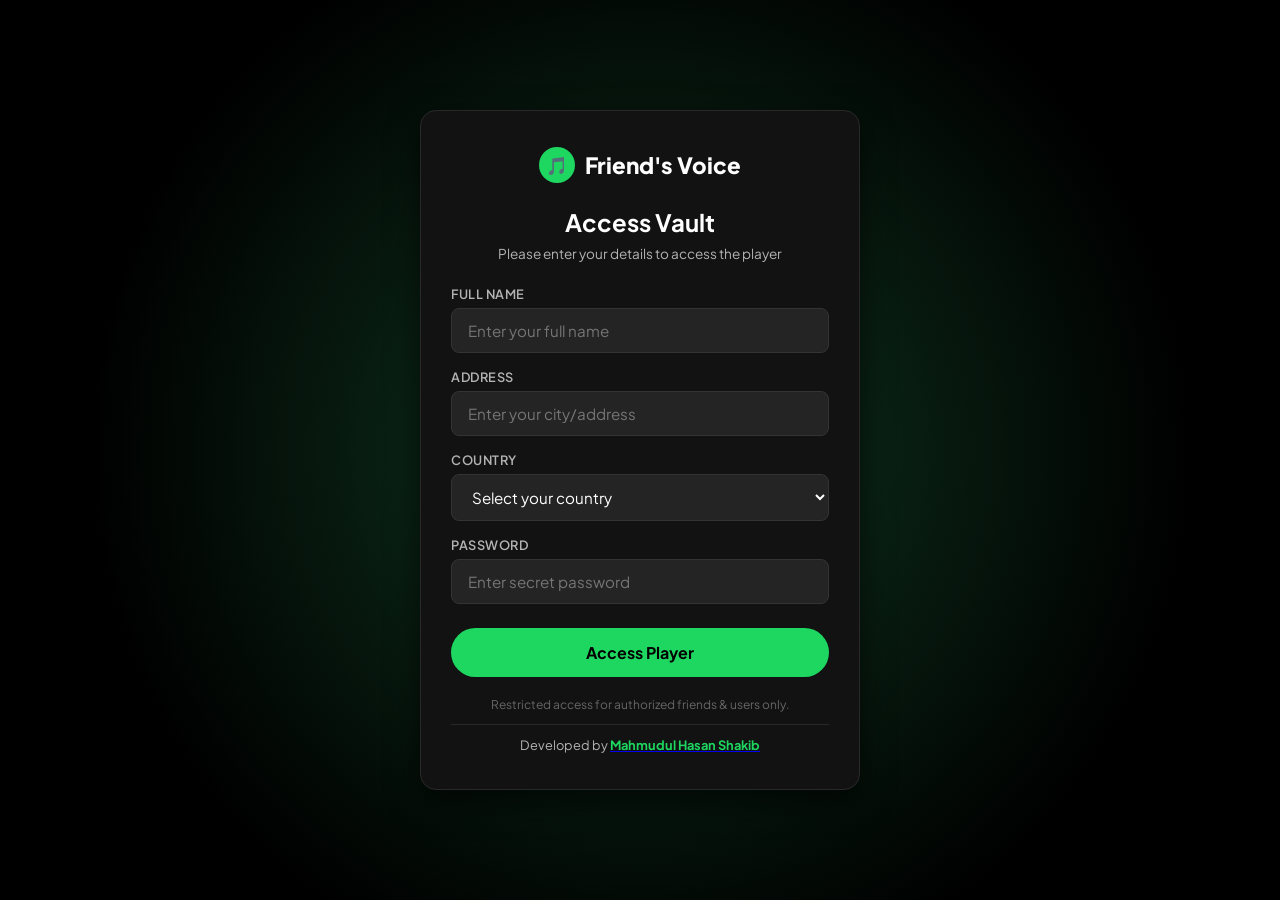
<file: index.html>
<!DOCTYPE html>
<html lang="en">
<head>
    <meta charset="UTF-8">
    <meta name="viewport" content="width=device-width, initial-scale=1.0">
    <title>Friend's Voice - Access Gate</title>
    <link href="https://fonts.googleapis.com/css2?family=Plus+Jakarta+Sans:wght@400;500;600;700;800&display=swap" rel="stylesheet">

    <style>
        *, *::before, *::after {
            box-sizing: border-box;
            margin: 0;
            padding: 0;
            font-family: 'Plus Jakarta Sans', -apple-system, sans-serif;
            -webkit-tap-highlight-color: transparent;
        }

        :root {
            --bg-black: #000000;
            --bg-base: #121212;
            --bg-card: #181818;
            --accent-green: #1ed760;
            --accent-green-hover: #1fdf64;
            --text-gray: #b3b3b3;
            --text-white: #ffffff;
            --error-red: #ff4d4d;
            --transition-fast: all 0.2s ease;
        }

        body {
            background-color: var(--bg-black);
            color: var(--text-white);
            min-height: 100vh;
            display: flex;
            justify-content: center;
            align-items: center;
            padding: 20px;
            background: radial-gradient(circle at center, #103922 0%, var(--bg-black) 70%);
        }

        .login-card {
            background-color: var(--bg-base);
            border: 1px solid #282828;
            border-radius: 16px;
            padding: 36px 30px;
            width: 100%;
            max-width: 440px;
            box-shadow: 0 12px 32px rgba(0, 0, 0, 0.6);
            text-align: center;
        }

        .brand-logo {
            display: inline-flex;
            align-items: center;
            gap: 10px;
            font-size: 1.4rem;
            font-weight: 800;
            color: var(--text-white);
            margin-bottom: 24px;
        }

        .logo-icon {
            background: var(--accent-green);
            width: 36px;
            height: 36px;
            border-radius: 50%;
            display: grid;
            place-items: center;
            color: #000;
            font-size: 1.1rem;
        }

        .login-card h2 {
            font-size: 1.5rem;
            font-weight: 700;
            margin-bottom: 8px;
        }

        .login-card p {
            font-size: 0.85rem;
            color: var(--text-gray);
            margin-bottom: 24px;
        }

        .form-group {
            text-align: left;
            margin-bottom: 16px;
        }

        .form-group label {
            display: block;
            font-size: 0.8rem;
            font-weight: 600;
            color: var(--text-gray);
            margin-bottom: 6px;
            text-transform: uppercase;
            letter-spacing: 0.5px;
        }

        .form-group input, .form-group select {
            width: 100%;
            padding: 12px 16px;
            border-radius: 8px;
            background-color: #242424;
            border: 1px solid #333;
            color: var(--text-white);
            font-size: 0.95rem;
            outline: none;
            transition: var(--transition-fast);
        }

        .form-group input:focus, .form-group select:focus {
            border-color: var(--accent-green);
            background-color: #2a2a2a;
        }

        .error-message {
            color: var(--error-red);
            font-size: 0.85rem;
            font-weight: 600;
            margin-bottom: 16px;
            display: none;
            background: rgba(255, 77, 77, 0.1);
            padding: 10px;
            border-radius: 6px;
            border: 1px solid rgba(255, 77, 77, 0.2);
        }

        .submit-btn {
            width: 100%;
            padding: 14px;
            border-radius: 50px;
            background-color: var(--accent-green);
            color: #000;
            font-size: 1rem;
            font-weight: 700;
            border: none;
            cursor: pointer;
            margin-top: 8px;
            transition: var(--transition-fast);
        }

        .submit-btn:hover {
            background-color: var(--accent-green-hover);
            transform: scale(1.02);
        }

        .footer-note {
            margin-top: 20px;
            font-size: 0.75rem;
            color: #666;
        }

        .developer-credit {
            margin-top: 12px;
            font-size: 0.8rem;
            color: var(--text-gray);
            border-top: 1px solid #282828;
            padding-top: 12px;
            underline:none;
        }

        .developer-credit span {
            color: var(--accent-green);
            font-weight: 700;
        }
    </style>
</head>
<body>

    <div class="login-card">
        <div class="brand-logo">
            <div class="logo-icon">🎵</div>
            <span>Friend's Voice</span>
        </div>

        <h2>Access Vault</h2>
        <p>Please enter your details to access the player</p>

        <form id="accessForm" onsubmit="validateAndSubmit(event)">
            <div class="form-group">
                <label for="fullName">Full Name</label>
                <input type="text" id="fullName" placeholder="Enter your full name" required>
            </div>

            <div class="form-group">
                <label for="address">Address</label>
                <input type="text" id="address" placeholder="Enter your city/address" required>
            </div>

            <div class="form-group">
                <label for="country">Country</label>
                <select id="country" required>
                    <option value="" disabled selected>Select your country</option>
                    <option value="Bangladesh">Bangladesh</option>
                    <option value="India">India</option>
                    <option value="USA">USA</option>
                    <option value="UK">UK</option>
                    <option value="Canada">Canada</option>
                    <option value="Saudi Arabia">Saudi Arabia</option>
                    <option value="UAE">UAE</option>
                    <option value="Other">Other</option>
                </select>
            </div>

            <div class="form-group">
                <label for="password">Password</label>
                <input type="password" id="password" placeholder="Enter secret password" required>
            </div>

            <div id="errorMessage" class="error-message"></div>

            <button type="submit" class="submit-btn">Access Player</button>
        </form>

        <div class="footer-note">
            Restricted access for authorized friends & users only.
        </div>

        <div class="developer-credit">
            Developed by <a href=" https://mdmhamudulhasanshakib90-collab.github.io/portifolio/"><span>Mahmudul Hasan Shakib</span></a>
        </div>
    </div>

    <script>
        const SECRET_PASSWORD = "30Sha11";

        function validateAndSubmit(event) {
            event.preventDefault();

            const fullName = document.getElementById('fullName').value.trim();
            const address = document.getElementById('address').value.trim();
            const country = document.getElementById('country').value;
            const password = document.getElementById('password').value;
            const errorMsg = document.getElementById('errorMessage');

            // 1. Verify all fields are filled
            if (!fullName || !address || !country) {
                errorMsg.innerText = "Please fill out all fields before submitting.";
                errorMsg.style.display = "block";
                return;
            }

            // 2. Verify password
            if (password !== SECRET_PASSWORD) {
                errorMsg.innerText = "Incorrect password! Access denied.";
                errorMsg.style.display = "block";
                document.getElementById('password').value = "";
                document.getElementById('password').focus();
                return;
            }

            // 3. Save authentication flag and user details in sessionStorage
            errorMsg.style.display = "none";
            sessionStorage.setItem('is_authenticated', 'true');
            sessionStorage.setItem('user_name', fullName);
            sessionStorage.setItem('user_address', address);
            sessionStorage.setItem('user_country', country);

            // 4. Redirect to music.html
            window.location.href = "music.html";
        }
    </script>
</body>
</html>
</file>
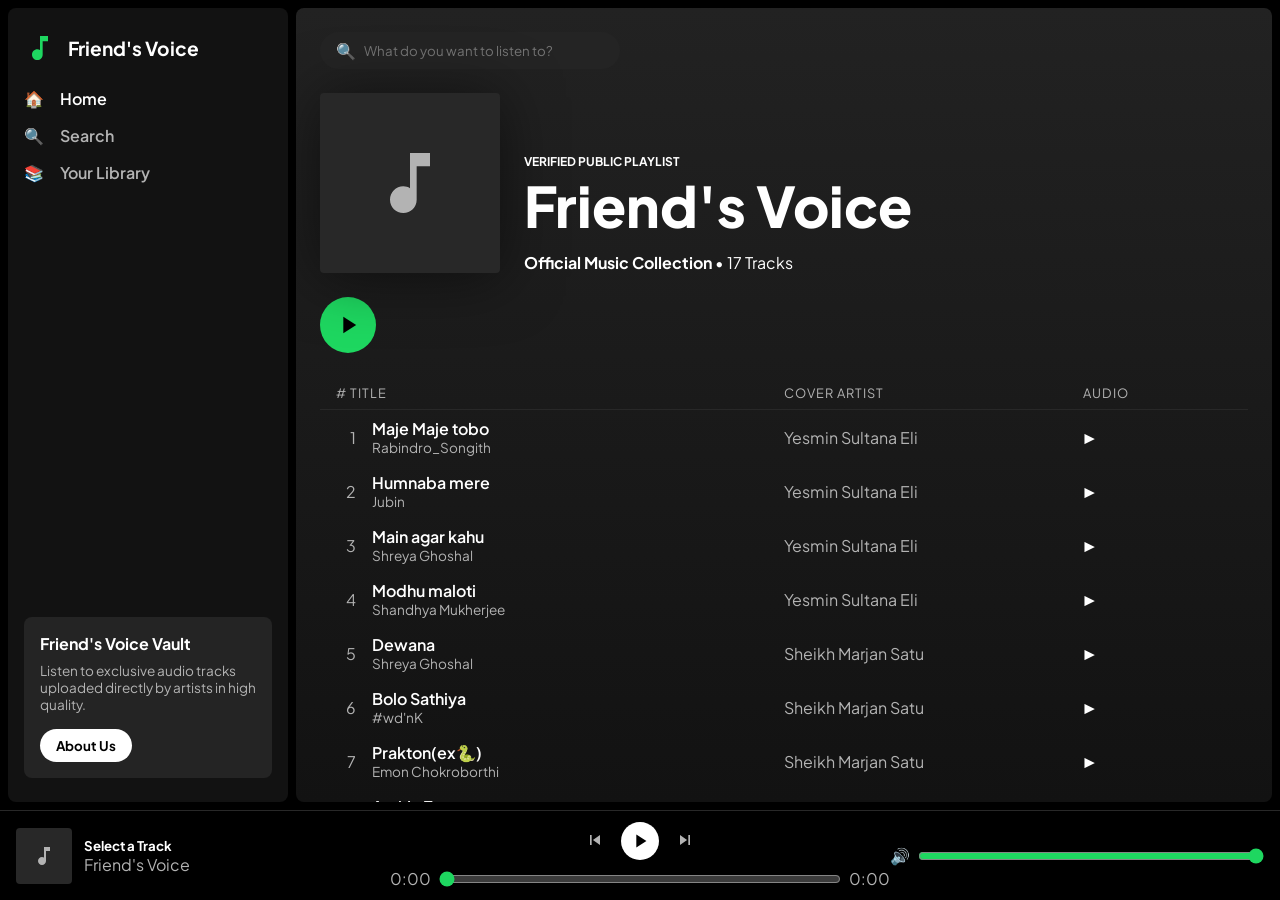
<file: music.html>
<!DOCTYPE html>
<html lang="bn" data-theme="dark">
<head>
    <meta charset="UTF-8">
    <meta name="viewport" content="width=device-width, initial-scale=1.0">
    <title>Friend's Voice - Web Player</title>
    <link rel="preconnect" href="https://fonts.googleapis.com">
    <link rel="preconnect" href="https://fonts.gstatic.com" crossorigin>
    <link href="https://fonts.googleapis.com/css2?family=Plus+Jakarta+Sans:wght@400;500;600;700;800&display=swap" rel="stylesheet">
    <link rel="stylesheet" href="style.css">
    <script src="work.js" defer></script>
</head>
<body>

    <div class="app-container">
        
        <!-- Sidebar Navigation -->
        <aside class="sidebar">
            <div class="brand-logo">
                <svg class="brand-icon-svg" viewBox="0 0 24 24">
                    <path fill="currentColor" d="M12 3v10.55c-.59-.34-1.27-.55-2-.55-2.21 0-4 1.79-4 4s1.79 4 4 4 4-1.79 4-4V7h4V3h-6z"/>
                </svg>
                <span>Friend's Voice</span>
            </div>

            <ul class="nav-menu">
                <li class="nav-item active" onclick="switchTab(this)">
                    <span class="nav-icon">🏠</span> Home
                </li>
                <li class="nav-item" onclick="focusSearch(); switchTab(this)">
                    <span class="nav-icon">🔍</span> Search
                </li>
                <li class="nav-item" onclick="switchTab(this)">
                    <span class="nav-icon">📚</span> Your Library
                </li>
            </ul>

            <div class="library-box">
                <h4>Friend's Voice Vault</h4>
                <p>Listen to exclusive audio tracks uploaded directly by artists in high quality.</p>
                <button class="btn-secondary" onclick="openModal()">About Us</button>
            </div>
        </aside>

        <!-- Main Content Area -->
        <main class="main-view">
            
            <!-- Top Search & Bar -->
            <div class="top-bar">
                <div class="search-box">
                    <span class="search-icon">🔍</span>
                    <input type="text" id="searchInput" onkeyup="filterSongs()" placeholder="What do you want to listen to?">
                </div>
            </div>

            <!-- Banner Section -->
            <div class="playlist-banner">
                <div class="album-art">
                    <svg viewBox="0 0 24 24">
                        <path fill="currentColor" d="M12 3v10.55c-.59-.34-1.27-.55-2-.55-2.21 0-4 1.79-4 4s1.79 4 4 4 4-1.79 4-4V7h4V3h-6z"/>
                    </svg>
                </div>
                <div class="banner-info">
                    <span class="badge">Verified Public Playlist</span>
                    <h1 class="banner-title">Friend's Voice</h1>
                    <div class="banner-meta">
                        <strong>Official Music Collection</strong> • <span id="trackCount">17 Tracks</span>
                    </div>
                </div>
            </div>

            <!-- Main Play Action Button -->
            <div class="action-bar">
                <button class="play-main-btn" id="mainPlayBtn" title="Play First Track" onclick="playFirstTrack()">
                    <svg viewBox="0 0 24 24" width="28" height="28" fill="currentColor">
                        <path d="M8 5v14l11-7z"/>
                    </svg>
                </button>
            </div>

            <!-- Song List Header -->
            <div class="track-header-labels">
                <span># TITLE</span>
                <span>COVER ARTIST</span>
                <span>AUDIO</span>
            </div>

            <!-- Song List Container -->
            <div id="songList">

                <!-- Track 01 -->
                <div class="track-row" data-src="assets/maje_maje_tobo.mp4" data-title="Maje Maje tobo" data-artist="Yesmin Sultana Eli">
                    <div class="track-left">
                        <span class="track-number">1</span>
                        <div class="track-info">
                            <span class="track-name">Maje Maje tobo</span>
                            <span class="artist-name">Rabindro_Songith</span>
                        </div>
                    </div>
                    <div class="artist-cell">Yesmin Sultana Eli</div>
                    <div class="action-cell">
                        <button class="row-play-btn">▶</button>
                    </div>
                </div>

                <!-- Track 02 -->
                <div class="track-row" data-src="humnaba_mere.mp4" data-title="Humnaba mere" data-artist="Yesmin Sultana Eli">
                    <div class="track-left">
                        <span class="track-number">2</span>
                        <div class="track-info">
                            <span class="track-name">Humnaba mere</span>
                            <span class="artist-name">Jubin</span>
                        </div>
                    </div>
                    <div class="artist-cell">Yesmin Sultana Eli</div>
                    <div class="action-cell">
                        <button class="row-play-btn">▶</button>
                    </div>
                </div>

                <!-- Track 03 -->
                <div class="track-row" data-src="assets/main_agar_kahu.mp4" data-title="Main agar kahu" data-artist="Yesmin Sultana Eli">
                    <div class="track-left">
                        <span class="track-number">3</span>
                        <div class="track-info">
                            <span class="track-name">Main agar kahu</span>
                            <span class="artist-name">Shreya Ghoshal</span>
                        </div>
                    </div>
                    <div class="artist-cell">Yesmin Sultana Eli</div>
                    <div class="action-cell">
                        <button class="row-play-btn">▶</button>
                    </div>
                </div>

                <!-- Track 04 -->
                <div class="track-row" data-src="assets/modhu_maloti.mp4" data-title="Modhu maloti" data-artist="Yesmin Sultana Eli">
                    <div class="track-left">
                        <span class="track-number">4</span>
                        <div class="track-info">
                            <span class="track-name">Modhu maloti</span>
                            <span class="artist-name">Shandhya Mukherjee</span>
                        </div>
                    </div>
                    <div class="artist-cell">Yesmin Sultana Eli</div>
                    <div class="action-cell">
                        <button class="row-play-btn">▶</button>
                    </div>
                </div>

                <!-- Track 05 -->
                <div class="track-row" data-src="Music/videos/satu1.mp4" data-title="Dewana" data-artist="Sheikh Marjan Satu">
                    <div class="track-left">
                        <span class="track-number">5</span>
                        <div class="track-info">
                            <span class="track-name">Dewana</span>
                            <span class="artist-name">Shreya Ghoshal</span>
                        </div>
                    </div>
                    <div class="artist-cell">Sheikh Marjan Satu</div>
                    <div class="action-cell">
                        <button class="row-play-btn">▶</button>
                    </div>
                </div>

                <!-- Track 06 -->
                <div class="track-row" data-src="satu2.mp4" data-title="Bolo Sathiya" data-artist="Sheikh Marjan Satu">
                    <div class="track-left">
                        <span class="track-number">6</span>
                        <div class="track-info">
                            <span class="track-name">Bolo Sathiya</span>
                            <span class="artist-name">#wd'nK</span>
                        </div>
                    </div>
                    <div class="artist-cell">Sheikh Marjan Satu</div>
                    <div class="action-cell">
                        <button class="row-play-btn">▶</button>
                    </div>
                </div>

                <!-- Track 07 -->
                <div class="track-row" data-src="satu3.mp4" data-title="Prakton (ex🐍)" data-artist="Sheikh Marjan Satu">
                    <div class="track-left">
                        <span class="track-number">7</span>
                        <div class="track-info">
                            <span class="track-name">Prakton(ex🐍)</span>
                            <span class="artist-name">Emon Chokroborthi</span>
                        </div>
                    </div>
                    <div class="artist-cell">Sheikh Marjan Satu</div>
                    <div class="action-cell">
                        <button class="row-play-btn">▶</button>
                    </div>
                </div>

                <!-- Track 08 -->
                <div class="track-row" data-src="satu4.mp4" data-title="Ami Je Tumar" data-artist="Sheikh Marjan Satu">
                    <div class="track-left">
                        <span class="track-number">8</span>
                        <div class="track-info">
                            <span class="track-name">Ami Je Tumar</span>
                            <span class="artist-name">Shreya Ghoshal</span>
                        </div>
                    </div>
                    <div class="artist-cell">Sheikh Marjan Satu</div>
                    <div class="action-cell">
                        <button class="row-play-btn">▶</button>
                    </div>
                </div>

                <!-- Track 09 -->
                <div class="track-row" data-src="satu5.mp4" data-title="Saiyaraa" data-artist="Sheikh Marjan Satu">
                    <div class="track-left">
                        <span class="track-number">9</span>
                        <div class="track-info">
                            <span class="track-name">Saiyaraa</span>
                            <span class="artist-name">Shreya Ghoshal</span>
                        </div>
                    </div>
                    <div class="artist-cell">Sheikh Marjan Satu</div>
                    <div class="action-cell">
                        <button class="row-play-btn">▶</button>
                    </div>
                </div>

                <!-- Track 10 -->
                <div class="track-row" data-src="sani1.ogg" data-title="Aro Akber Cholo Fire jai" data-artist="Ashfiqur Rahman Sani">
                    <div class="track-left">
                        <span class="track-number">10</span>
                        <div class="track-info">
                            <span class="track-name">Aro Akber Cholo Fire jai</span>
                            <span class="artist-name">Rupam Islam</span>
                        </div>
                    </div>
                    <div class="artist-cell">Ashfiqur Rahman Sani</div>
                    <div class="action-cell">
                        <button class="row-play-btn">▶</button>
                    </div>
                </div>

                <!-- Track 11 -->
                <div class="track-row" data-src="Ei_bristy _veja _rate.mp4" data-title="Ei Bristy Beja Rate" data-artist="Yesmin Sultana Eli">
                    <div class="track-left">
                        <span class="track-number">11</span>
                        <div class="track-info">
                            <span class="track-name">Ei Bristy Beja Rate</span>
                            <span class="artist-name">George Lincolin D'Costa</span>
                        </div>
                    </div>
                    <div class="artist-cell">Yesmin Sultana Eli</div>
                    <div class="action-cell">
                        <button class="row-play-btn">▶</button>
                    </div>
                </div>

                <!-- Track 12 -->
                <div class="track-row" data-src="Eli2.mp4" data-title="O Je mane na mana" data-artist="Yesmin Sultana Eli">
                    <div class="track-left">
                        <span class="track-number">12</span>
                        <div class="track-info">
                            <span class="track-name">O Je mane na mana</span>
                            <span class="artist-name">Rabindranath Tagore</span>
                        </div>
                    </div>
                    <div class="artist-cell">Yesmin Sultana Eli</div>
                    <div class="action-cell">
                        <button class="row-play-btn">▶</button>
                    </div>
                </div>

                <!-- Track 13 -->
                <div class="track-row" data-src="eli3.mp4" data-title="Saiyaraa" data-artist="Yesmin Sultana Eli">
                    <div class="track-left">
                        <span class="track-number">13</span>
                        <div class="track-info">
                            <span class="track-name">Saiyaraa</span>
                            <span class="artist-name">Shreya Ghoshal</span>
                        </div>
                    </div>
                    <div class="artist-cell">Yesmin Sultana Eli</div>
                    <div class="action-cell">
                        <button class="row-play-btn">▶</button>
                    </div>
                </div>

                <!-- Track 14 -->
                <div class="track-row" data-src="Eli3_2.mp4" data-title="Itna Na Mujhse Tu Pyaar Badha" data-artist="Yesmin Sultana Eli">
                    <div class="track-left">
                        <span class="track-number">14</span>
                        <div class="track-info">
                            <span class="track-name">Itna Na Mujhse Tu Pyaar Badha</span>
                            <span class="artist-name">Sunil D, Asha P</span>
                        </div>
                    </div>
                    <div class="artist-cell">Yesmin Sultana Eli</div>
                    <div class="action-cell">
                        <button class="row-play-btn">▶</button>
                    </div>
                </div>

                <!-- Track 15 -->
                <div class="track-row" data-src="Eli4.mp4" data-title="Ke bashi Bazay re" data-artist="Yesmin Sultana Eli">
                    <div class="track-left">
                        <span class="track-number">15</span>
                        <div class="track-info">
                            <span class="track-name">Ke bashi Bazay re</span>
                            <span class="artist-name">Anila</span>
                        </div>
                    </div>
                    <div class="artist-cell">Yesmin Sultana Eli</div>
                    <div class="action-cell">
                        <button class="row-play-btn">▶</button>
                    </div>
                </div>

                <!-- Track 16 -->
                <div class="track-row" data-src="Buje_na.mp4" data-title="Buje Na Shea Buje Na" data-artist="Yesmin Sultana Eli">
                    <div class="track-left">
                        <span class="track-number">16</span>
                        <div class="track-info">
                            <span class="track-name">Buje Na Shea Buje Na</span>
                            <span class="artist-name">Arijit Singh</span>
                        </div>
                    </div>
                    <div class="artist-cell">Yesmin Sultana Eli</div>
                    <div class="action-cell">
                        <button class="row-play-btn">▶</button>
                    </div>
                </div>

                <!-- Track 17 -->
                <div class="track-row" data-src="Khabi_to.mp4" data-title="Khabi to Pass mere aoo" data-artist="Yesmin Sultana Eli">
                    <div class="track-left">
                        <span class="track-number">17</span>
                        <div class="track-info">
                            <span class="track-name">Khabi to Pass mere aoo</span>
                            <span class="artist-name">Atif Aslam</span>
                        </div>
                    </div>
                    <div class="artist-cell">Yesmin Sultana Eli</div>
                    <div class="action-cell">
                        <button class="row-play-btn">▶</button>
                    </div>
                </div>

            </div>

            <div id="no-results" class="no-results" style="display: none;">
                No songs or artists found matching your search term.
            </div>

        </main>
    </div>

    <!-- Hidden Global Audio Tag -->
    <audio id="globalAudio" preload="metadata"></audio>

    <!-- Spotify-style Fixed Bottom Audio Player -->
    <footer class="bottom-player">
        <div class="currently-playing">
            <div class="now-art">
                <svg viewBox="0 0 24 24" width="24" height="24">
                    <path fill="currentColor" d="M12 3v10.55c-.59-.34-1.27-.55-2-.55-2.21 0-4 1.79-4 4s1.79 4 4 4 4-1.79 4-4V7h4V3h-6z"/>
                </svg>
            </div>
            <div class="now-info">
                <h5 id="nowPlayingTitle">Select a Track</h5>
                <p id="nowPlayingArtist">Friend's Voice</p>
            </div>
        </div>

        <div class="player-controls">
            <div class="control-buttons">
                <button class="control-btn" id="prevBtn" title="Previous Song">
                    <svg viewBox="0 0 24 24" width="20" height="20" fill="currentColor">
                        <path d="M6 6h2v12H6zm3.5 6l8.5 6V6z"/>
                    </svg>
                </button>

                <button class="control-btn play-pause-toggle" id="playPauseBtn" title="Play/Pause">
                    <svg id="playIcon" viewBox="0 0 24 24" width="22" height="22" fill="currentColor">
                        <path d="M8 5v14l11-7z"/>
                    </svg>
                    <svg id="pauseIcon" viewBox="0 0 24 24" width="22" height="22" fill="currentColor" style="display: none;">
                        <path d="M6 19h4V5H6v14zm8-14v14h4V5h-4z"/>
                    </svg>
                </button>

                <button class="control-btn" id="nextBtn" title="Next Song">
                    <svg viewBox="0 0 24 24" width="20" height="20" fill="currentColor">
                        <path d="M6 18l8.5-6L6 6v12zM16 6v12h2V6h-2z"/>
                    </svg>
                </button>
            </div>

            <div class="player-progress-container">
                <span class="time-text" id="currentTime">0:00</span>
                <input type="range" class="seek-bar" id="seekBar" value="0" min="0" max="100">
                <span class="time-text" id="durationTime">0:00</span>
            </div>
        </div>

        <div class="volume-controls">
            <span class="volume-icon">🔊</span>
            <input type="range" class="volume-bar" id="volumeBar" value="100" min="0" max="100">
        </div>
    </footer>

    <!-- About Modal -->
    <div class="modal" id="aboutModal">
        <div class="modal-content">
            <button class="modal-close" onclick="closeModal()">✕</button>
            <h3>About Friend's Voice</h3>
            <p>
                Welcome to Friend's Voice, an aesthetic, light-weight audio platform designed to stream cover songs and personal recordings directly to your browser with crystal clear quality.
            </p>
        </div>
    </div>

</body>
</html>
</file>
<file: style.css>
* {
    margin: 0;
    padding: 0;
    box-sizing: border-box;
    font-family: 'Plus Jakarta Sans', sans-serif;
    -webkit-tap-highlight-color: transparent;
}

body {
    background-color: #000000;
    color: #b3b3b3;
    height: 100vh;
    display: flex;
    flex-direction: column;
    overflow: hidden;
}

.app-container {
    display: flex;
    flex: 1;
    height: calc(100vh - 90px);
    padding: 8px;
    gap: 8px;
}

/* ==========================================
   DESKTOP DEFAULT STYLES
   ========================================== */

/* Sidebar */
.sidebar {
    width: 280px;
    background-color: #121212;
    border-radius: 8px;
    padding: 24px 16px;
    display: flex;
    flex-direction: column;
    gap: 24px;
}

.brand-logo {
    display: flex;
    align-items: center;
    gap: 12px;
    color: #ffffff;
    font-size: 1.2rem;
    font-weight: 700;
}

.brand-icon-svg {
    width: 32px;
    height: 32px;
    color: #1ed760;
}

.nav-menu {
    list-style: none;
    display: flex;
    flex-direction: column;
    gap: 16px;
}

.nav-item {
    display: flex;
    align-items: center;
    gap: 16px;
    font-weight: 600;
    cursor: pointer;
    transition: color 0.2s;
}

.nav-item:hover, .nav-item.active {
    color: #ffffff;
}

.library-box {
    background-color: #242424;
    padding: 16px;
    border-radius: 8px;
    margin-top: auto;
}

.library-box h4 {
    color: #ffffff;
    margin-bottom: 8px;
}

.library-box p {
    font-size: 0.85rem;
    margin-bottom: 16px;
}

.btn-secondary {
    background-color: #ffffff;
    color: #000000;
    border: none;
    padding: 8px 16px;
    border-radius: 20px;
    font-weight: 700;
    cursor: pointer;
}

/* Main Content */
.main-view {
    flex: 1;
    background: linear-gradient(to bottom, #222222, #121212);
    border-radius: 8px;
    overflow-y: auto;
    padding: 24px;
}

.top-bar {
    margin-bottom: 24px;
}

.search-box {
    display: flex;
    align-items: center;
    background-color: #242424;
    padding: 8px 16px;
    border-radius: 50px;
    width: 300px;
}

.search-box input {
    background: transparent;
    border: none;
    outline: none;
    color: #ffffff;
    margin-left: 8px;
    width: 100%;
}

/* Banner */
.playlist-banner {
    display: flex;
    align-items: flex-end;
    gap: 24px;
    margin-bottom: 24px;
}

.album-art {
    width: 180px;
    height: 180px;
    background-color: #282828;
    display: flex;
    align-items: center;
    justify-content: center;
    box-shadow: 0 4px 60px rgba(0,0,0,0.5);
    border-radius: 4px;
}

.album-art svg {
    width: 80px;
    height: 80px;
    color: #b3b3b3;
}

.banner-title {
    font-size: 3.5rem;
    color: #ffffff;
    font-weight: 800;
}

.badge {
    text-transform: uppercase;
    font-size: 0.75rem;
    font-weight: 700;
    color: #ffffff;
}

.banner-meta {
    color: #ffffff;
    margin-top: 12px;
}

/* Action Bar */
.action-bar {
    margin-bottom: 24px;
}

.play-main-btn {
    width: 56px;
    height: 56px;
    border-radius: 50%;
    background-color: #1ed760;
    border: none;
    display: flex;
    align-items: center;
    justify-content: center;
    cursor: pointer;
    color: #000000;
    transition: transform 0.2s;
}

.play-main-btn:hover {
    transform: scale(1.05);
}

/* Song List Table Header */
.track-header-labels {
    display: grid;
    grid-template-columns: 3fr 2fr 1fr;
    padding: 8px 16px;
    border-bottom: 1px solid #282828;
    font-size: 0.8rem;
    letter-spacing: 1px;
}

/* Song Row */
.track-row {
    display: grid;
    grid-template-columns: 3fr 2fr 1fr;
    align-items: center;
    padding: 8px 16px;
    border-radius: 4px;
    cursor: pointer;
}

.track-row:hover, .track-row.active-track {
    background-color: rgba(255, 255, 255, 0.1);
}

.track-row.active-track .track-name {
    color: #1ed760;
}

.track-left {
    display: flex;
    align-items: center;
    gap: 16px;
}

.track-number {
    width: 20px;
    text-align: right;
}

.track-info {
    display: flex;
    flex-direction: column;
}

.track-name {
    color: #ffffff;
    font-weight: 600;
}

.artist-name {
    font-size: 0.85rem;
}

.row-play-btn {
    background: transparent;
    border: none;
    color: #ffffff;
    cursor: pointer;
}

/* Bottom Player */
.bottom-player {
    height: 90px;
    background-color: #000000;
    border-top: 1px solid #282828;
    display: flex;
    align-items: center;
    justify-content: space-between;
    padding: 0 16px;
}

.currently-playing {
    display: flex;
    align-items: center;
    gap: 12px;
    width: 30%;
}

.now-art {
    width: 56px;
    height: 56px;
    background-color: #282828;
    display: flex;
    align-items: center;
    justify-content: center;
    border-radius: 4px;
}

.now-info h5 {
    color: #ffffff;
}

.player-controls {
    display: flex;
    flex-direction: column;
    align-items: center;
    gap: 8px;
    width: 40%;
}

.control-buttons {
    display: flex;
    align-items: center;
    gap: 16px;
}

.control-btn {
    background: transparent;
    border: none;
    color: #b3b3b3;
    cursor: pointer;
}

.control-btn:hover {
    color: #ffffff;
}

.play-pause-toggle {
    background-color: #ffffff;
    color: #000000;
    border-radius: 50%;
    padding: 8px;
    display: flex;
    align-items: center;
    justify-content: center;
}

.player-progress-container {
    display: flex;
    align-items: center;
    gap: 8px;
    width: 100%;
}

.seek-bar, .volume-bar {
    flex: 1;
    accent-color: #1ed760;
}

.volume-controls {
    display: flex;
    align-items: center;
    gap: 8px;
    width: 30%;
    justify-content: flex-end;
}

.no-results {
    padding: 20px;
    text-align: center;
    color: #b3b3b3;
}

/* Modal */
.modal {
    display: none;
    position: fixed;
    top: 0; left: 0;
    width: 100%; height: 100%;
    background: rgba(0,0,0,0.8);
    justify-content: center;
    align-items: center;
    z-index: 1000;
}

.modal-content {
    background: #282828;
    padding: 24px;
    border-radius: 8px;
    color: #ffffff;
    position: relative;
    max-width: 90%;
    width: 400px;
}

.modal-close {
    position: absolute;
    top: 12px;
    right: 12px;
    background: transparent;
    border: none;
    color: #ffffff;
    cursor: pointer;
}

/* ==========================================
   REAL SPOTIFY-STYLE MOBILE LAYOUT (Phone)
   ========================================== */

@media (max-width: 768px) {
    body {
        position: relative;
        height: 100vh;
        overflow: hidden;
    }

    .app-container {
        flex-direction: column-reverse; /* Bottom navigation standard */
        height: calc(100vh - 65px); /* Bottom player floating height */
        padding: 0;
        gap: 0;
    }

    /* Bottom Navigation Bar for Mobile */
    .sidebar {
        width: 100%;
        height: 56px;
        background-color: rgba(0, 0, 0, 0.95);
        border-radius: 0;
        padding: 4px 16px;
        flex-direction: row;
        align-items: center;
        justify-content: space-around;
        border-top: 1px solid #181818;
        position: fixed;
        bottom: 0;
        left: 0;
        z-index: 100;
    }

    .brand-logo, .library-box {
        display: none; /* Hide non-essential desktop components */
    }

    .nav-menu {
        flex-direction: row;
        width: 100%;
        justify-content: space-around;
        gap: 0;
    }

    .nav-item {
        flex-direction: column;
        gap: 2px;
        font-size: 0.65rem;
        color: #b3b3b3;
        text-align: center;
    }

    .nav-icon {
        font-size: 1.2rem;
    }

    /* Main View optimization */
    .main-view {
        border-radius: 0;
        padding: 12px 16px 120px 16px; /* Space for floating player & nav bar */
        background: linear-gradient(to bottom, #303030, #121212);
        height: 100%;
    }

    .search-box {
        width: 100%;
        background-color: #2a2a2a;
    }

    /* Compact Banner */
    .playlist-banner {
        flex-direction: row;
        align-items: center;
        gap: 16px;
        margin-bottom: 16px;
    }

    .album-art {
        width: 90px;
        height: 90px;
        flex-shrink: 0;
    }

    .album-art svg {
        width: 40px;
        height: 40px;
    }

    .banner-title {
        font-size: 1.5rem;
    }

    .badge {
        font-size: 0.65rem;
    }

    .banner-meta {
        font-size: 0.75rem;
        margin-top: 4px;
    }

    .action-bar {
        display: flex;
        justify-content: flex-end;
        margin-top: -30px;
        margin-bottom: 16px;
    }

    .play-main-btn {
        width: 48px;
        height: 48px;
    }

    /* Track List */
    .track-header-labels {
        display: none; /* Hide table headers on phone */
    }

    .track-row {
        display: flex;
        justify-content: space-between;
        align-items: center;
        padding: 10px 0;
        border-bottom: 1px solid rgba(255, 255, 255, 0.05);
    }

    .track-left {
        gap: 12px;
        max-width: 80%;
    }

    .track-number {
        font-size: 0.85rem;
        width: 16px;
        color: #777;
    }

    .track-name {
        font-size: 0.95rem;
        white-space: nowrap;
        overflow: hidden;
        text-overflow: ellipsis;
        max-width: 200px;
    }

    .artist-name {
        font-size: 0.75rem;
        color: #a7a7a7;
    }

    .artist-cell {
        display: none;
    }

    /* Floating Bottom Mini-Player for Mobile */
    .bottom-player {
        position: fixed;
        bottom: 56px; /* Right above bottom navigation */
        left: 8px;
        right: 8px;
        height: 56px;
        background-color: #282828;
        border-radius: 8px;
        border: none;
        padding: 0 12px;
        box-shadow: 0 4px 15px rgba(0, 0, 0, 0.5);
        z-index: 99;
    }

    .currently-playing {
        width: 65%;
        gap: 10px;
    }

    .now-art {
        width: 38px;
        height: 38px;
    }

    .now-info h5 {
        font-size: 0.85rem;
        white-space: nowrap;
        overflow: hidden;
        text-overflow: ellipsis;
        max-width: 140px;
    }

    .now-info p {
        font-size: 0.7rem;
        color: #b3b3b3;
    }

    .player-controls {
        width: auto;
    }

    .player-progress-container, .volume-controls, #prevBtn, #nextBtn {
        display: none; /* Mobile mini player keeps play/pause simple */
    }

    .control-buttons {
        gap: 0;
    }

    .play-pause-toggle {
        background: transparent;
        color: #ffffff;
        padding: 0;
    }
}
</file>
